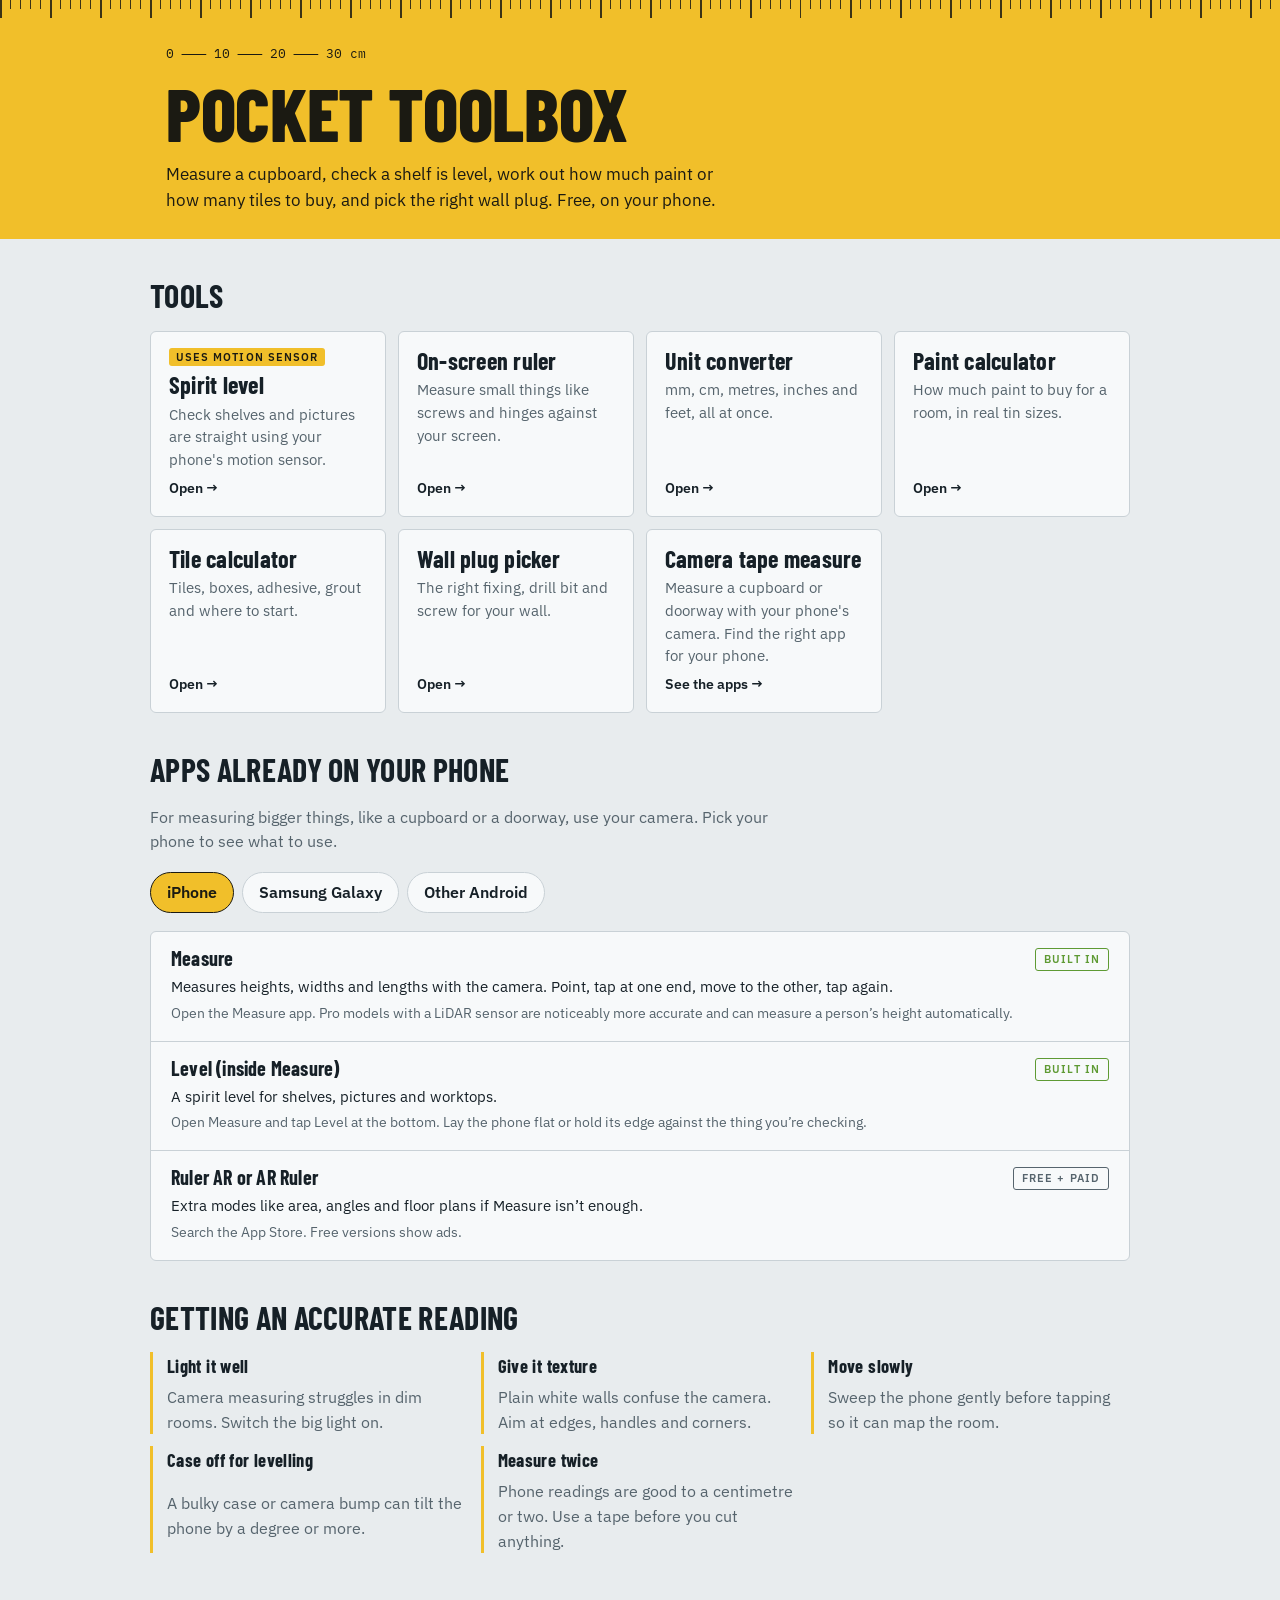
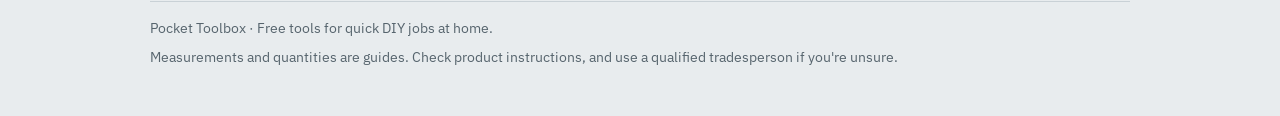
<file: index.html>
<!doctype html>
<html lang="en-GB">
<head>
<meta charset="utf-8">
<meta name="viewport" content="width=device-width,initial-scale=1,viewport-fit=cover">
<title>Pocket Toolbox – Free DIY Tools for Your Phone</title>
<meta name="description" content="Free DIY tools for your phone: spirit level, on-screen ruler, paint and tile calculators, a wall plug picker and the best camera tape-measure apps.">
<link rel="icon" href="data:image/svg+xml,%3Csvg xmlns='http://www.w3.org/2000/svg' viewBox='0 0 32 32'%3E%3Crect width='32' height='32' rx='6' fill='%23f1bf2a'/%3E%3Cpath d='M6 8v8M11 8v5M16 8v8M21 8v5M26 8v8' stroke='%231b1a12' stroke-width='2'/%3E%3C/svg%3E">
<link rel="preconnect" href="https://fonts.googleapis.com">
<link rel="stylesheet" href="https://fonts.googleapis.com/css2?family=Barlow+Condensed:wght@600;700;800&family=IBM+Plex+Sans:wght@400;500;600&family=IBM+Plex+Mono:wght@500&display=swap">
<link rel="stylesheet" href="assets/style.css">
</head>
<body>
<header class="tape"><div class="tape-ticks" aria-hidden="true"></div><div class="hero"><span class="mark">0 ─── 10 ─── 20 ─── 30 cm</span><h1>Pocket Toolbox</h1><p>Measure a cupboard, check a shelf is level, work out how much paint or how many tiles to buy, and pick the right wall plug. Free, on your phone.</p></div></header>
<main class="wrap"><section aria-labelledby="tools-h">
  <h2 id="tools-h">Tools</h2>
  <div class="grid">
    <a class="card" href="level.html"><span class="tag">Uses motion sensor</span><h3>Spirit level</h3><p>Check shelves and pictures are straight using your phone's motion sensor.</p><span class="go">Open</span></a>
    <a class="card" href="ruler.html"><h3>On-screen ruler</h3><p>Measure small things like screws and hinges against your screen.</p><span class="go">Open</span></a>
    <a class="card" href="converter.html"><h3>Unit converter</h3><p>mm, cm, metres, inches and feet, all at once.</p><span class="go">Open</span></a>
    <a class="card" href="paint.html"><h3>Paint calculator</h3><p>How much paint to buy for a room, in real tin sizes.</p><span class="go">Open</span></a>
    <a class="card" href="tiles.html"><h3>Tile calculator</h3><p>Tiles, boxes, adhesive, grout and where to start.</p><span class="go">Open</span></a>
    <a class="card" href="wall-plugs.html"><h3>Wall plug picker</h3><p>The right fixing, drill bit and screw for your wall.</p><span class="go">Open</span></a>
    <a class="card" href="#apps"><h3>Camera tape measure</h3><p>Measure a cupboard or doorway with your phone's camera. Find the right app for your phone.</p><span class="go">See the apps</span></a>
  </div>
</section>

<section id="apps" aria-labelledby="apps-h">
  <h2 id="apps-h">Apps already on your phone</h2>
  <p class="intro muted">For measuring bigger things, like a cupboard or a doorway, use your camera. Pick your phone to see what to use.</p>
  <div class="tabs" role="tablist" aria-label="Phone type">
    <button class="tab" role="tab" aria-selected="true" data-phone="iphone">iPhone</button>
    <button class="tab" role="tab" aria-selected="false" data-phone="samsung">Samsung Galaxy</button>
    <button class="tab" role="tab" aria-selected="false" data-phone="android">Other Android</button>
  </div>
  <div class="apps" id="appList" role="tabpanel"></div>
</section>

<section aria-labelledby="tips-h">
  <h2 id="tips-h">Getting an accurate reading</h2>
  <div class="tips">
    <div class="tip"><b>Light it well</b><span class="muted">Camera measuring struggles in dim rooms. Switch the big light on.</span></div>
    <div class="tip"><b>Give it texture</b><span class="muted">Plain white walls confuse the camera. Aim at edges, handles and corners.</span></div>
    <div class="tip"><b>Move slowly</b><span class="muted">Sweep the phone gently before tapping so it can map the room.</span></div>
    <div class="tip"><b>Case off for levelling</b><span class="muted">A bulky case or camera bump can tilt the phone by a degree or more.</span></div>
    <div class="tip"><b>Measure twice</b><span class="muted">Phone readings are good to a centimetre or two. Use a tape before you cut anything.</span></div>
  </div>
</section>
<footer><span>Pocket Toolbox · Free tools for quick DIY jobs at home.</span><span>Measurements and quantities are guides. Check product instructions, and use a qualified tradesperson if you're unsure.</span></footer></main>
<script src="assets/common.js"></script>
<script src="assets/home.js"></script>
</body>
</html>
</file>
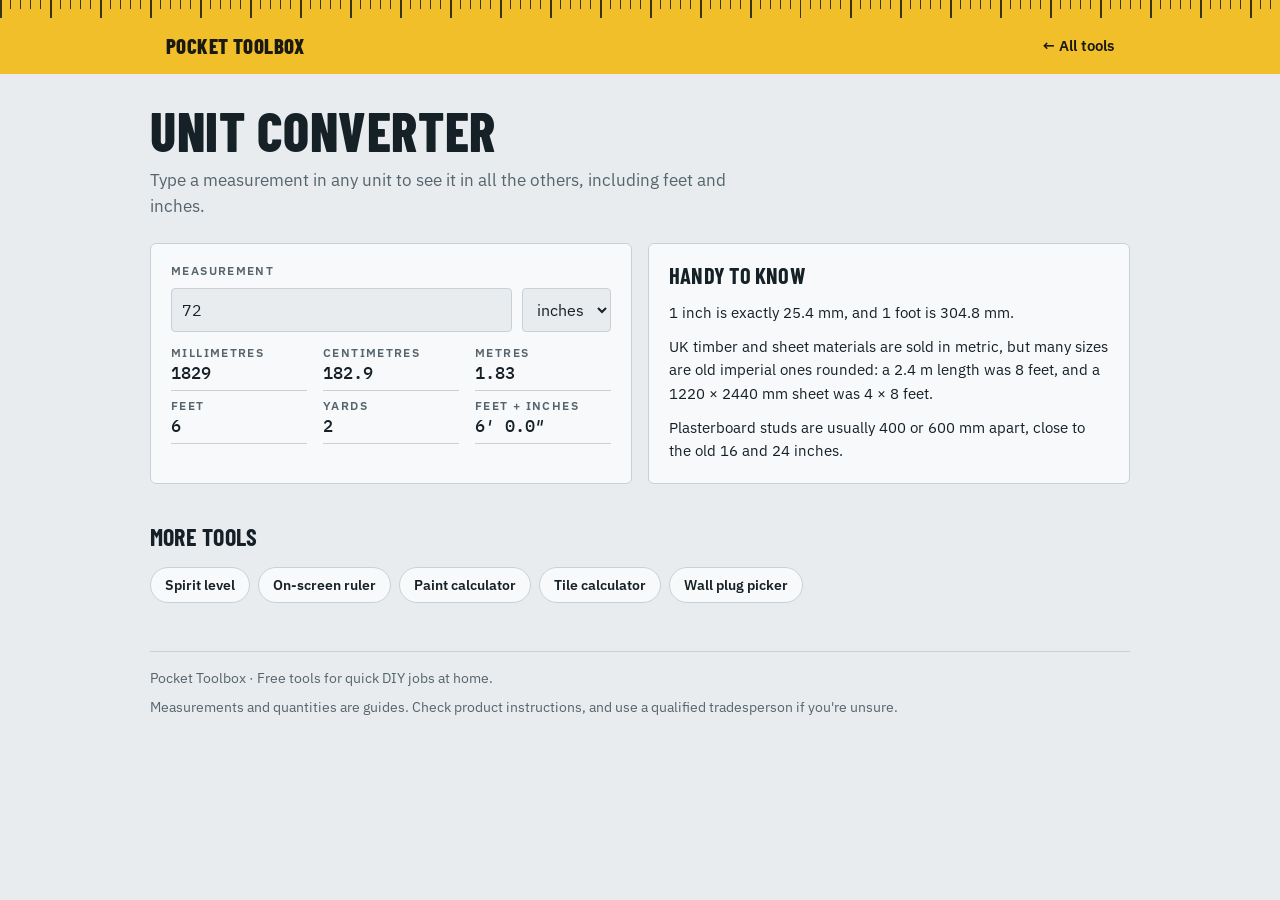
<file: converter.html>
<!doctype html>
<html lang="en-GB">
<head>
<meta charset="utf-8">
<meta name="viewport" content="width=device-width,initial-scale=1,viewport-fit=cover">
<title>Length Converter – mm, cm, m, Inches and Feet | Pocket Toolbox</title>
<meta name="description" content="Convert any length between millimetres, centimetres, metres, inches, feet and yards at once, including feet and inches.">
<link rel="icon" href="data:image/svg+xml,%3Csvg xmlns='http://www.w3.org/2000/svg' viewBox='0 0 32 32'%3E%3Crect width='32' height='32' rx='6' fill='%23f1bf2a'/%3E%3Cpath d='M6 8v8M11 8v5M16 8v8M21 8v5M26 8v8' stroke='%231b1a12' stroke-width='2'/%3E%3C/svg%3E">
<link rel="preconnect" href="https://fonts.googleapis.com">
<link rel="stylesheet" href="https://fonts.googleapis.com/css2?family=Barlow+Condensed:wght@600;700;800&family=IBM+Plex+Sans:wght@400;500;600&family=IBM+Plex+Mono:wght@500&display=swap">
<link rel="stylesheet" href="assets/style.css">
</head>
<body>
<header class="tape"><div class="tape-ticks" aria-hidden="true"></div><div class="bar"><a class="brand" href="index.html">Pocket Toolbox</a><a class="back" href="index.html">← All tools</a></div></header>
<main class="wrap"><div class="page-head"><h1>Unit converter</h1><p>Type a measurement in any unit to see it in all the others, including feet and inches.</p></div><div class="tools">
  <article class="panel" aria-label="Unit converter">
    <div class="conv">
      <label class="label" for="convVal" style="grid-column:1/-1">Measurement</label>
      <input id="convVal" type="number" inputmode="decimal" value="72" step="any">
      <select id="convUnit" aria-label="Unit">
        <option value="mm">mm</option><option value="cm">cm</option><option value="m">m</option>
        <option value="in" selected>inches</option><option value="ft">feet</option><option value="yd">yards</option>
      </select>
    </div>
    <div class="results" id="convOut"></div>
  </article>
  <article class="panel" aria-labelledby="cv-h">
    <h2 id="cv-h" style="font-size:1.4rem">Handy to know</h2>
    <div class="prose">
      <p>1 inch is exactly 25.4 mm, and 1 foot is 304.8 mm.</p>
      <p>UK timber and sheet materials are sold in metric, but many sizes are old imperial ones rounded: a 2.4 m length was 8 feet, and a 1220 × 2440 mm sheet was 4 × 8 feet.</p>
      <p>Plasterboard studs are usually 400 or 600 mm apart, close to the old 16 and 24 inches.</p>
    </div>
  </article>
</div>
<section aria-labelledby="more-h"><h2 id="more-h" style="font-size:1.5rem">More tools</h2><nav class="more"><a href="level.html">Spirit level</a><a href="ruler.html">On-screen ruler</a><a href="paint.html">Paint calculator</a><a href="tiles.html">Tile calculator</a><a href="wall-plugs.html">Wall plug picker</a></nav></section><footer><span>Pocket Toolbox · Free tools for quick DIY jobs at home.</span><span>Measurements and quantities are guides. Check product instructions, and use a qualified tradesperson if you're unsure.</span></footer></main>
<script src="assets/common.js"></script>
<script src="assets/converter.js"></script>
</body>
</html>
</file>
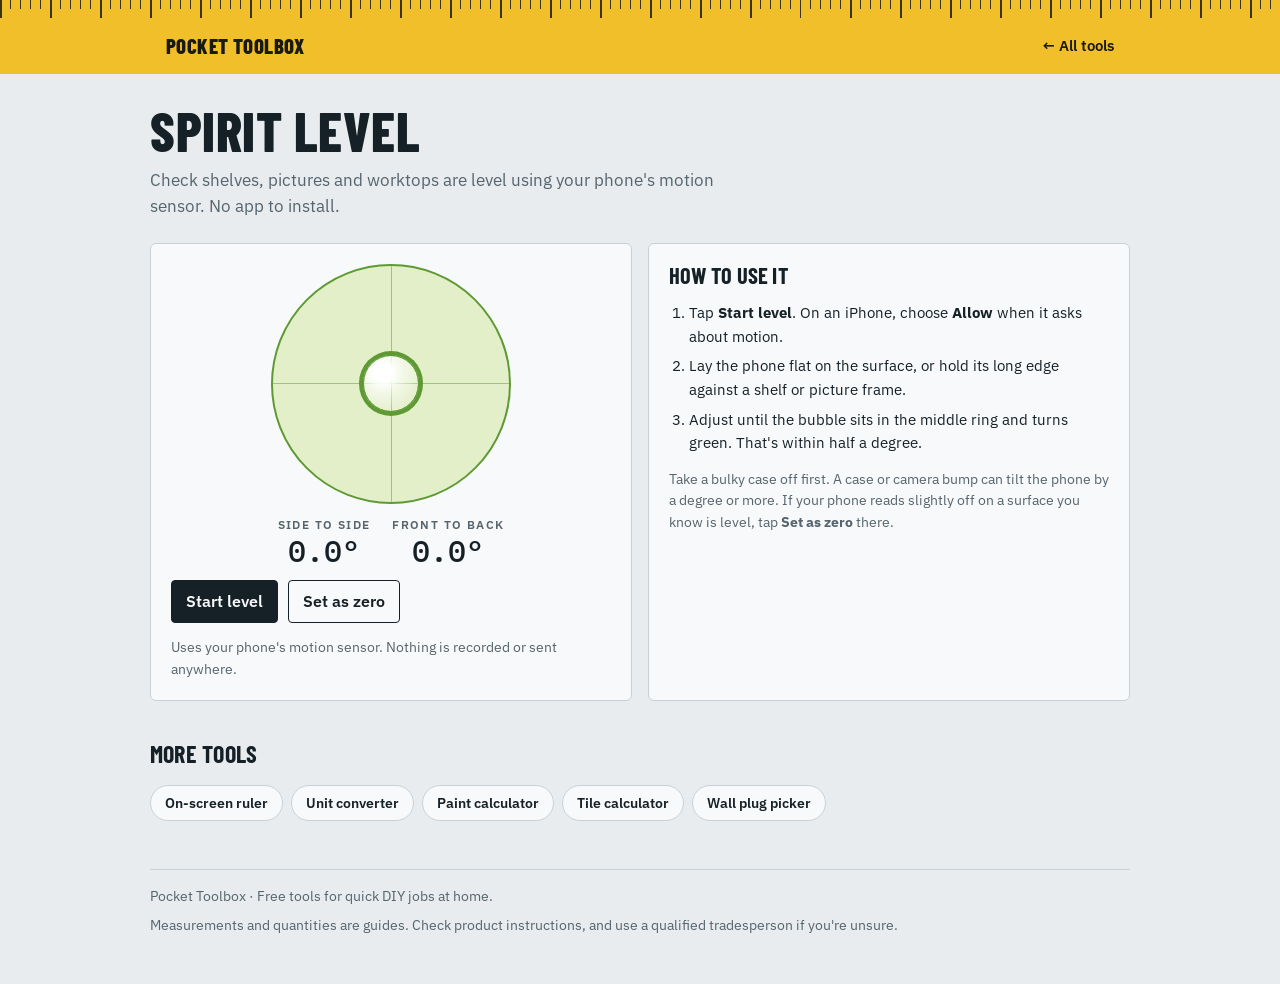
<file: level.html>
<!doctype html>
<html lang="en-GB">
<head>
<meta charset="utf-8">
<meta name="viewport" content="width=device-width,initial-scale=1,viewport-fit=cover">
<title>Spirit Level App for Your Phone – Free Online Bubble Level | Pocket Toolbox</title>
<meta name="description" content="A free spirit level that uses your phone&#x27;s motion sensor. Check shelves, pictures and worktops are level, with no app to install.">
<link rel="icon" href="data:image/svg+xml,%3Csvg xmlns='http://www.w3.org/2000/svg' viewBox='0 0 32 32'%3E%3Crect width='32' height='32' rx='6' fill='%23f1bf2a'/%3E%3Cpath d='M6 8v8M11 8v5M16 8v8M21 8v5M26 8v8' stroke='%231b1a12' stroke-width='2'/%3E%3C/svg%3E">
<link rel="preconnect" href="https://fonts.googleapis.com">
<link rel="stylesheet" href="https://fonts.googleapis.com/css2?family=Barlow+Condensed:wght@600;700;800&family=IBM+Plex+Sans:wght@400;500;600&family=IBM+Plex+Mono:wght@500&display=swap">
<link rel="stylesheet" href="assets/style.css">
</head>
<body>
<header class="tape"><div class="tape-ticks" aria-hidden="true"></div><div class="bar"><a class="brand" href="index.html">Pocket Toolbox</a><a class="back" href="index.html">← All tools</a></div></header>
<main class="wrap"><div class="page-head"><h1>Spirit level</h1><p>Check shelves, pictures and worktops are level using your phone's motion sensor. No app to install.</p></div><div class="tools">
  <article class="panel" aria-label="Spirit level">
    <div class="level-stage">
      <div class="bullseye" id="bullseye"><div class="bubble" id="bubble"></div></div>
      <div class="level-read">
        <div><span class="label">Side to side</span><span class="readout" id="degX">0.0°</span></div>
        <div><span class="label">Front to back</span><span class="readout" id="degY">0.0°</span></div>
      </div>
    </div>
    <div class="row">
      <button class="btn primary" id="startLevel">Start level</button>
      <button class="btn" id="zeroLevel">Set as zero</button>
    </div>
    <p class="note" id="levelNote">Uses your phone's motion sensor. Nothing is recorded or sent anywhere.</p>
    <div class="demo" id="demo" hidden>
      <span class="label">Try it here</span>
      <label for="demoX">Tilt X <input type="range" id="demoX" min="-15" max="15" step="0.1" value="2.4"></label>
      <label for="demoY">Tilt Y <input type="range" id="demoY" min="-15" max="15" step="0.1" value="-1.2"></label>
    </div>
  </article>
  <article class="panel" aria-labelledby="lv-how">
    <h2 id="lv-how" style="font-size:1.4rem">How to use it</h2>
    <ol class="steps">
      <li>Tap <b>Start level</b>. On an iPhone, choose <b>Allow</b> when it asks about motion.</li>
      <li>Lay the phone flat on the surface, or hold its long edge against a shelf or picture frame.</li>
      <li>Adjust until the bubble sits in the middle ring and turns green. That's within half a degree.</li>
    </ol>
    <p class="note">Take a bulky case off first. A case or camera bump can tilt the phone by a degree or more. If your phone reads slightly off on a surface you know is level, tap <b>Set as zero</b> there.</p>
  </article>
</div>
<section aria-labelledby="more-h"><h2 id="more-h" style="font-size:1.5rem">More tools</h2><nav class="more"><a href="ruler.html">On-screen ruler</a><a href="converter.html">Unit converter</a><a href="paint.html">Paint calculator</a><a href="tiles.html">Tile calculator</a><a href="wall-plugs.html">Wall plug picker</a></nav></section><footer><span>Pocket Toolbox · Free tools for quick DIY jobs at home.</span><span>Measurements and quantities are guides. Check product instructions, and use a qualified tradesperson if you're unsure.</span></footer></main>
<script src="assets/common.js"></script>
<script src="assets/level.js"></script>
</body>
</html>
</file>
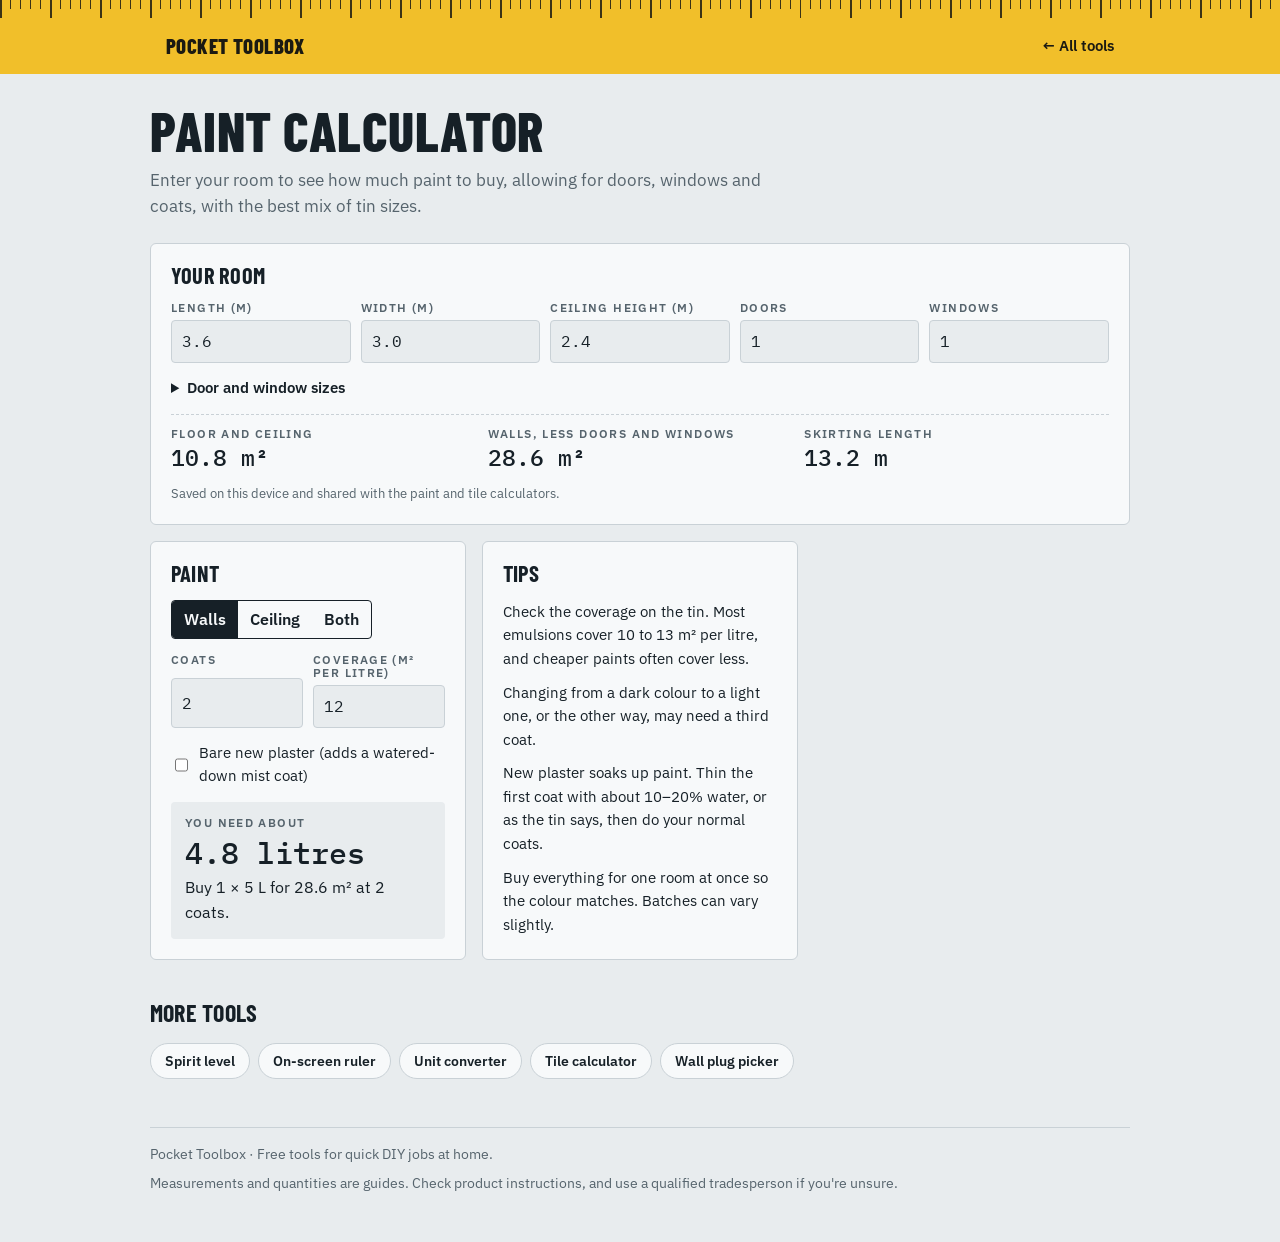
<file: paint.html>
<!doctype html>
<html lang="en-GB">
<head>
<meta charset="utf-8">
<meta name="viewport" content="width=device-width,initial-scale=1,viewport-fit=cover">
<title>Paint Calculator – How Much Paint Do I Need? | Pocket Toolbox</title>
<meta name="description" content="Work out how much paint you need for a room&#x27;s walls or ceiling, allowing for doors, windows and coats, with the best mix of tin sizes to buy.">
<link rel="icon" href="data:image/svg+xml,%3Csvg xmlns='http://www.w3.org/2000/svg' viewBox='0 0 32 32'%3E%3Crect width='32' height='32' rx='6' fill='%23f1bf2a'/%3E%3Cpath d='M6 8v8M11 8v5M16 8v8M21 8v5M26 8v8' stroke='%231b1a12' stroke-width='2'/%3E%3C/svg%3E">
<link rel="preconnect" href="https://fonts.googleapis.com">
<link rel="stylesheet" href="https://fonts.googleapis.com/css2?family=Barlow+Condensed:wght@600;700;800&family=IBM+Plex+Sans:wght@400;500;600&family=IBM+Plex+Mono:wght@500&display=swap">
<link rel="stylesheet" href="assets/style.css">
</head>
<body>
<header class="tape"><div class="tape-ticks" aria-hidden="true"></div><div class="bar"><a class="brand" href="index.html">Pocket Toolbox</a><a class="back" href="index.html">← All tools</a></div></header>
<main class="wrap"><div class="page-head"><h1>Paint calculator</h1><p>Enter your room to see how much paint to buy, allowing for doors, windows and coats, with the best mix of tin sizes.</p></div><div class="tools">
  <article class="panel wide" id="room" aria-labelledby="room-h"></article>
  <article class="panel" aria-labelledby="paint-h">
    <h2 id="paint-h" style="font-size:1.4rem">Paint</h2>
    <div class="seg" role="group" aria-label="What are you painting">
      <button data-paint="walls" aria-pressed="true">Walls</button><button data-paint="ceiling" aria-pressed="false">Ceiling</button><button data-paint="both" aria-pressed="false">Both</button>
    </div>
    <div class="fields">
      <label class="field"><span class="label">Coats</span><input id="pCoats" type="number" inputmode="numeric" step="1" min="1" value="2"></label>
      <label class="field"><span class="label">Coverage (m² per litre)</span><input id="pCover" type="number" inputmode="decimal" step="0.5" min="1" value="12"></label>
    </div>
    <label class="check"><input type="checkbox" id="pMist"> Bare new plaster (adds a watered-down mist coat)</label>
    <div class="answer" aria-live="polite">
      <span class="label">You need about</span>
      <span class="big" id="pLitres">–</span>
      <span id="pTins"></span>
    </div>
  </article>
  <article class="panel" aria-labelledby="pt-h">
    <h2 id="pt-h" style="font-size:1.4rem">Tips</h2>
    <div class="prose">
      <p>Check the coverage on the tin. Most emulsions cover 10 to 13 m² per litre, and cheaper paints often cover less.</p>
      <p>Changing from a dark colour to a light one, or the other way, may need a third coat.</p>
      <p>New plaster soaks up paint. Thin the first coat with about 10–20% water, or as the tin says, then do your normal coats.</p>
      <p>Buy everything for one room at once so the colour matches. Batches can vary slightly.</p>
    </div>
  </article>
</div>
<section aria-labelledby="more-h"><h2 id="more-h" style="font-size:1.5rem">More tools</h2><nav class="more"><a href="level.html">Spirit level</a><a href="ruler.html">On-screen ruler</a><a href="converter.html">Unit converter</a><a href="tiles.html">Tile calculator</a><a href="wall-plugs.html">Wall plug picker</a></nav></section><footer><span>Pocket Toolbox · Free tools for quick DIY jobs at home.</span><span>Measurements and quantities are guides. Check product instructions, and use a qualified tradesperson if you're unsure.</span></footer></main>
<script src="assets/common.js"></script>
<script src="assets/paint.js"></script>
</body>
</html>
</file>
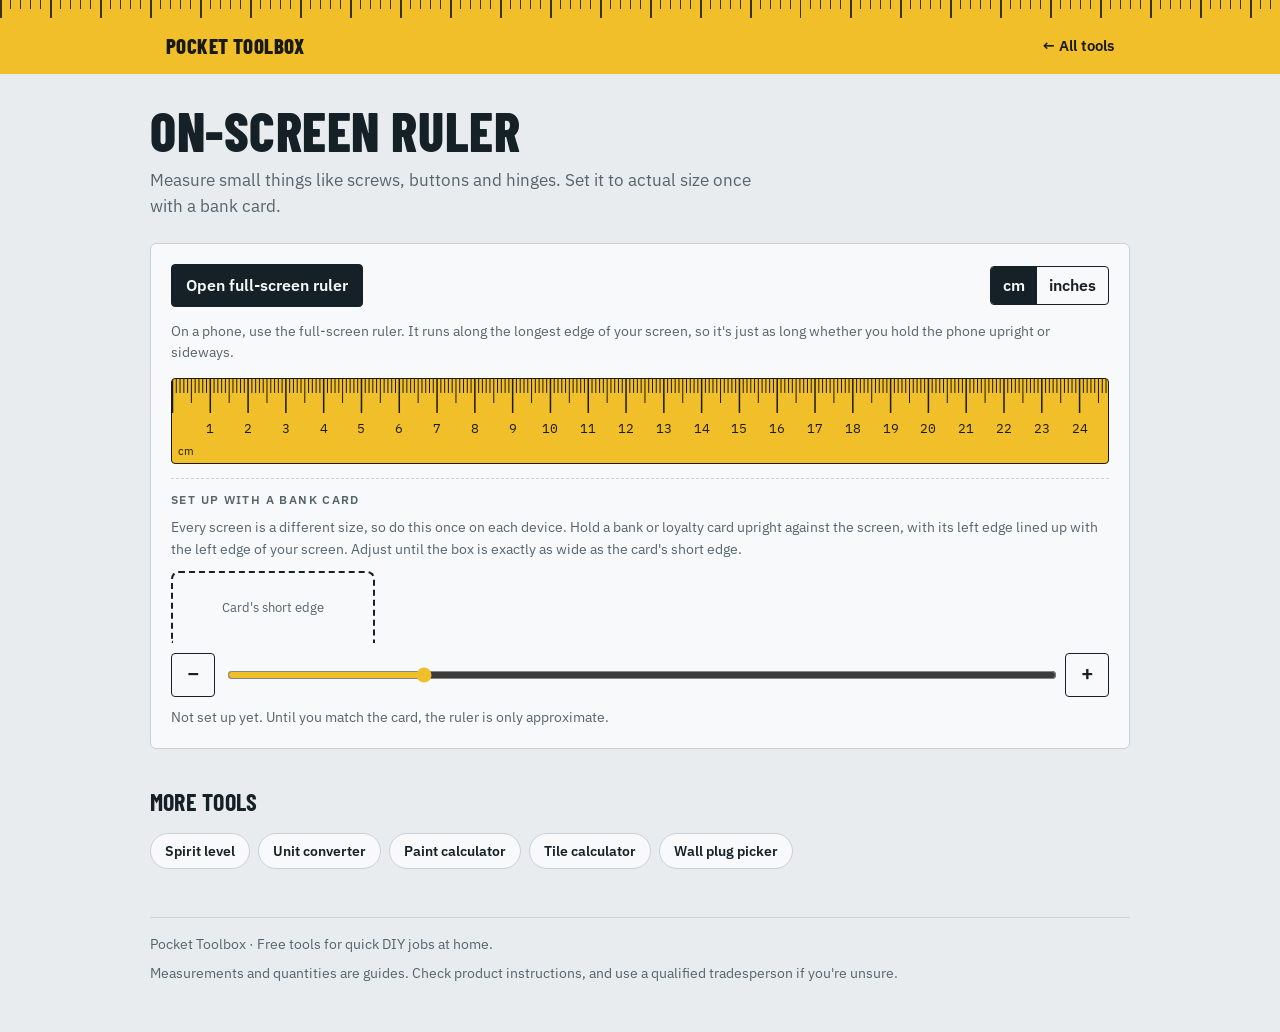
<file: ruler.html>
<!doctype html>
<html lang="en-GB">
<head>
<meta charset="utf-8">
<meta name="viewport" content="width=device-width,initial-scale=1,viewport-fit=cover">
<title>Online Ruler – Actual Size On-Screen Ruler in cm and Inches | Pocket Toolbox</title>
<meta name="description" content="A free on-screen ruler you set to actual size with a bank card. Measure screws, hinges and small parts in cm or inches.">
<link rel="icon" href="data:image/svg+xml,%3Csvg xmlns='http://www.w3.org/2000/svg' viewBox='0 0 32 32'%3E%3Crect width='32' height='32' rx='6' fill='%23f1bf2a'/%3E%3Cpath d='M6 8v8M11 8v5M16 8v8M21 8v5M26 8v8' stroke='%231b1a12' stroke-width='2'/%3E%3C/svg%3E">
<link rel="preconnect" href="https://fonts.googleapis.com">
<link rel="stylesheet" href="https://fonts.googleapis.com/css2?family=Barlow+Condensed:wght@600;700;800&family=IBM+Plex+Sans:wght@400;500;600&family=IBM+Plex+Mono:wght@500&display=swap">
<link rel="stylesheet" href="assets/style.css">
</head>
<body>
<header class="tape"><div class="tape-ticks" aria-hidden="true"></div><div class="bar"><a class="brand" href="index.html">Pocket Toolbox</a><a class="back" href="index.html">← All tools</a></div></header>
<main class="wrap"><div class="page-head"><h1>On-screen ruler</h1><p>Measure small things like screws, buttons and hinges. Set it to actual size once with a bank card.</p></div><div class="tools">
  <article class="panel wide" aria-label="On-screen ruler">
    <div class="row" style="justify-content:space-between">
      <button class="btn primary" id="fullBtn">Open full-screen ruler</button>
      <div class="seg" role="group" aria-label="Ruler units">
        <button id="uCm" aria-pressed="true">cm</button><button id="uIn" aria-pressed="false">inches</button>
      </div>
    </div>
    <p class="note">On a phone, use the full-screen ruler. It runs along the longest edge of your screen, so it's just as long whether you hold the phone upright or sideways.</p>
    <div class="ruler-box"><svg id="ruler" role="img" aria-label="Ruler scale"></svg></div>
    <div class="calib">
      <span class="label">Set up with a bank card</span>
      <p class="note">Every screen is a different size, so do this once on each device. Hold a bank or loyalty card upright against the screen, with its left edge lined up with the left edge of your screen. Adjust until the box is exactly as wide as the card's short edge.</p>
      <div class="card-strip"><div class="card-outline" id="cardOutline">Card's short edge</div></div>
      <div class="calib-controls">
        <button class="btn" id="calibMinus" aria-label="Make the box narrower">−</button>
        <input type="range" id="calibSlider" min="2.5" max="8" step="0.01" aria-label="Match the card's short edge">
        <button class="btn" id="calibPlus" aria-label="Make the box wider">+</button>
      </div>
      <p class="note" id="calibNote"></p>
    </div>
  </article>
</div>
<div class="fullruler" id="fullRuler" hidden role="dialog" aria-modal="true" aria-label="Full-screen ruler">
  <svg id="fullSvg" role="img" aria-label="Full-screen ruler scale"></svg>
  <p class="full-tip">Line the end of the item up with 0</p>
  <button class="btn primary full-close" id="closeFull">Close</button>
</div>
<section aria-labelledby="more-h"><h2 id="more-h" style="font-size:1.5rem">More tools</h2><nav class="more"><a href="level.html">Spirit level</a><a href="converter.html">Unit converter</a><a href="paint.html">Paint calculator</a><a href="tiles.html">Tile calculator</a><a href="wall-plugs.html">Wall plug picker</a></nav></section><footer><span>Pocket Toolbox · Free tools for quick DIY jobs at home.</span><span>Measurements and quantities are guides. Check product instructions, and use a qualified tradesperson if you're unsure.</span></footer></main>
<script src="assets/common.js"></script>
<script src="assets/ruler.js"></script>
</body>
</html>
</file>
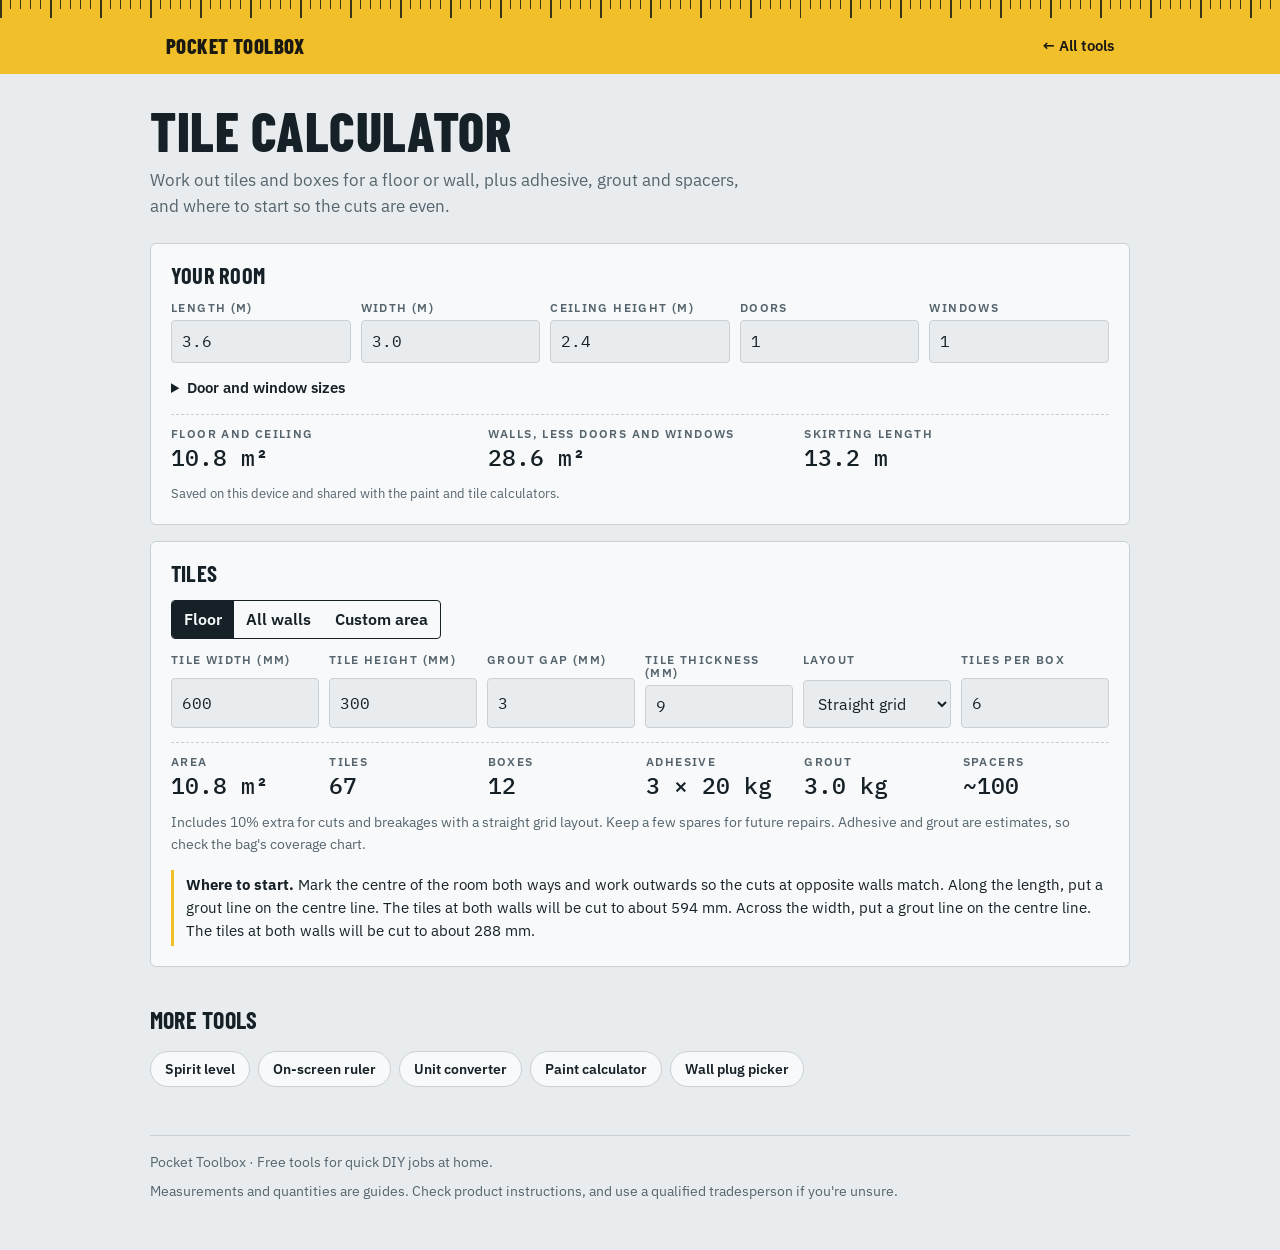
<file: tiles.html>
<!doctype html>
<html lang="en-GB">
<head>
<meta charset="utf-8">
<meta name="viewport" content="width=device-width,initial-scale=1,viewport-fit=cover">
<title>Tile Calculator – How Many Tiles Do I Need? | Pocket Toolbox</title>
<meta name="description" content="Work out how many tiles and boxes you need for a floor or wall, plus adhesive, grout, spacers and where to start so your cuts are even.">
<link rel="icon" href="data:image/svg+xml,%3Csvg xmlns='http://www.w3.org/2000/svg' viewBox='0 0 32 32'%3E%3Crect width='32' height='32' rx='6' fill='%23f1bf2a'/%3E%3Cpath d='M6 8v8M11 8v5M16 8v8M21 8v5M26 8v8' stroke='%231b1a12' stroke-width='2'/%3E%3C/svg%3E">
<link rel="preconnect" href="https://fonts.googleapis.com">
<link rel="stylesheet" href="https://fonts.googleapis.com/css2?family=Barlow+Condensed:wght@600;700;800&family=IBM+Plex+Sans:wght@400;500;600&family=IBM+Plex+Mono:wght@500&display=swap">
<link rel="stylesheet" href="assets/style.css">
</head>
<body>
<header class="tape"><div class="tape-ticks" aria-hidden="true"></div><div class="bar"><a class="brand" href="index.html">Pocket Toolbox</a><a class="back" href="index.html">← All tools</a></div></header>
<main class="wrap"><div class="page-head"><h1>Tile calculator</h1><p>Work out tiles and boxes for a floor or wall, plus adhesive, grout and spacers, and where to start so the cuts are even.</p></div><div class="tools">
  <article class="panel wide" id="room" aria-labelledby="room-h"></article>
  <article class="panel wide" aria-labelledby="tiles-h">
    <h2 id="tiles-h" style="font-size:1.4rem">Tiles</h2>
    <div class="seg" role="group" aria-label="Where are you tiling">
      <button data-tarea="floor" aria-pressed="true">Floor</button><button data-tarea="walls" aria-pressed="false">All walls</button><button data-tarea="custom" aria-pressed="false">Custom area</button>
    </div>
    <div class="fields" id="tCustom" hidden>
      <label class="field"><span class="label">Area width (m)</span><input id="tCW" type="number" inputmode="decimal" step="0.01" min="0" value="2.4"></label>
      <label class="field"><span class="label">Area height (m)</span><input id="tCH" type="number" inputmode="decimal" step="0.01" min="0" value="0.6"></label>
    </div>
    <div class="fields">
      <label class="field"><span class="label">Tile width (mm)</span><input id="tW" type="number" inputmode="numeric" step="1" min="10" value="600"></label>
      <label class="field"><span class="label">Tile height (mm)</span><input id="tH" type="number" inputmode="numeric" step="1" min="10" value="300"></label>
      <label class="field"><span class="label">Grout gap (mm)</span><input id="tGap" type="number" inputmode="decimal" step="0.5" min="0" value="3"></label>
      <label class="field"><span class="label">Tile thickness (mm)</span><input id="tThk" type="number" inputmode="decimal" step="0.5" min="1" value="9"></label>
      <label class="field"><span class="label">Layout</span>
        <select id="tLayout">
          <option value="straight">Straight grid</option><option value="brick">Brick (offset)</option><option value="diagonal">Diagonal</option><option value="herringbone">Herringbone</option>
        </select></label>
      <label class="field"><span class="label">Tiles per box</span><input id="tBox" type="number" inputmode="numeric" step="1" min="1" value="6"></label>
    </div>
    <div class="summary" aria-live="polite">
      <div><span class="label">Area</span><span class="big" id="tArea">–</span></div>
      <div><span class="label">Tiles</span><span class="big" id="tCount">–</span></div>
      <div><span class="label">Boxes</span><span class="big" id="tBoxes">–</span></div>
      <div><span class="label">Adhesive</span><span class="big" id="tAdh">–</span></div>
      <div><span class="label">Grout</span><span class="big" id="tGrout">–</span></div>
      <div><span class="label">Spacers</span><span class="big" id="tSpacers">–</span></div>
    </div>
    <p class="note" id="tWasteNote"></p>
    <p class="start-tip" id="tStart"></p>
  </article>
</div>
<section aria-labelledby="more-h"><h2 id="more-h" style="font-size:1.5rem">More tools</h2><nav class="more"><a href="level.html">Spirit level</a><a href="ruler.html">On-screen ruler</a><a href="converter.html">Unit converter</a><a href="paint.html">Paint calculator</a><a href="wall-plugs.html">Wall plug picker</a></nav></section><footer><span>Pocket Toolbox · Free tools for quick DIY jobs at home.</span><span>Measurements and quantities are guides. Check product instructions, and use a qualified tradesperson if you're unsure.</span></footer></main>
<script src="assets/common.js"></script>
<script src="assets/tiles.js"></script>
</body>
</html>
</file>
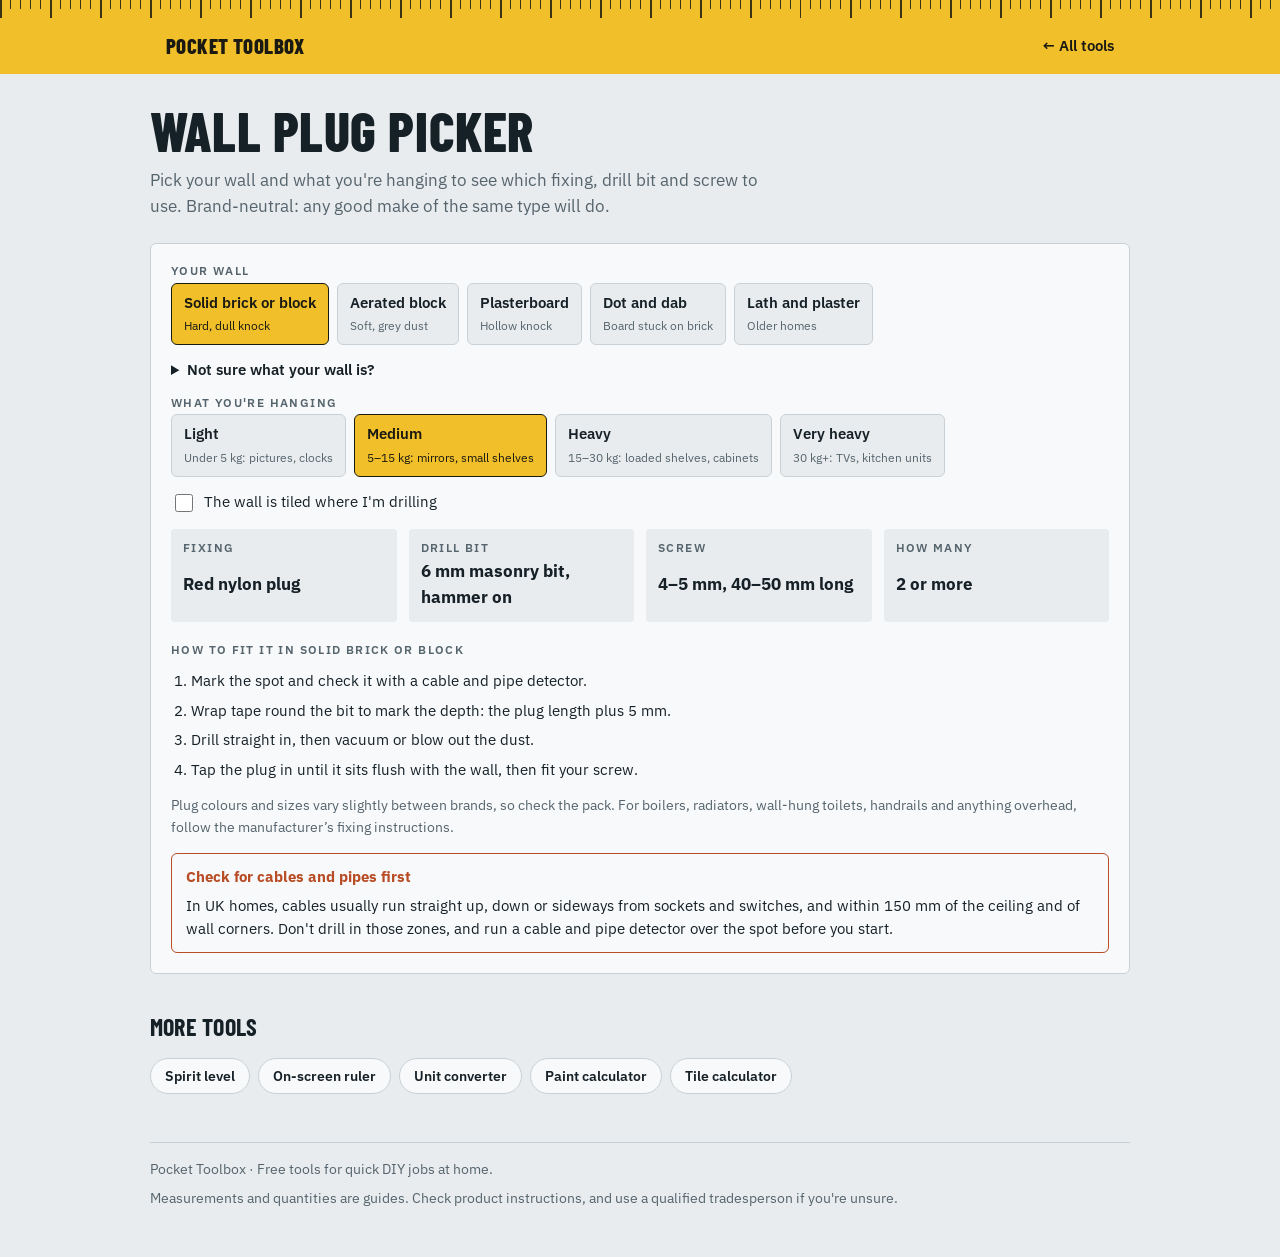
<file: wall-plugs.html>
<!doctype html>
<html lang="en-GB">
<head>
<meta charset="utf-8">
<meta name="viewport" content="width=device-width,initial-scale=1,viewport-fit=cover">
<title>What Wall Plug Should I Use? Fixing, Drill Bit and Screw Guide | Pocket Toolbox</title>
<meta name="description" content="Pick your wall type and what you&#x27;re hanging to see the right wall plug or fixing, drill bit size and screw for UK walls.">
<link rel="icon" href="data:image/svg+xml,%3Csvg xmlns='http://www.w3.org/2000/svg' viewBox='0 0 32 32'%3E%3Crect width='32' height='32' rx='6' fill='%23f1bf2a'/%3E%3Cpath d='M6 8v8M11 8v5M16 8v8M21 8v5M26 8v8' stroke='%231b1a12' stroke-width='2'/%3E%3C/svg%3E">
<link rel="preconnect" href="https://fonts.googleapis.com">
<link rel="stylesheet" href="https://fonts.googleapis.com/css2?family=Barlow+Condensed:wght@600;700;800&family=IBM+Plex+Sans:wght@400;500;600&family=IBM+Plex+Mono:wght@500&display=swap">
<link rel="stylesheet" href="assets/style.css">
</head>
<body>
<header class="tape"><div class="tape-ticks" aria-hidden="true"></div><div class="bar"><a class="brand" href="index.html">Pocket Toolbox</a><a class="back" href="index.html">← All tools</a></div></header>
<main class="wrap"><div class="page-head"><h1>Wall plug picker</h1><p>Pick your wall and what you're hanging to see which fixing, drill bit and screw to use. Brand-neutral: any good make of the same type will do.</p></div><div class="tools">
  <article class="panel wide" aria-label="Wall plug picker">
    <div class="field">
      <span class="label" id="wallLbl">Your wall</span>
      <div class="choices" role="radiogroup" aria-labelledby="wallLbl" id="wallChoices"></div>
    </div>
    <details>
      <summary>Not sure what your wall is?</summary>
      <div class="prose">
        <p><b>Knock on it.</b> A dull, hard thud means solid brick or block. A hollow sound means plasterboard. Hollow in some places and solid in others usually means plasterboard stuck onto brick (dot and dab).</p>
        <p><b>Drill a small test hole and watch the dust.</b> Red or orange dust means brick. Grey dust that drills very easily means aerated block. White dust that suddenly stops means plasterboard over a gap. White dust, then a gap, then red or grey dust means dot and dab.</p>
        <p><b>Think about the age of the house.</b> Homes built before about 1930 often have lath and plaster: thin wooden strips under lumpy plaster. The drill catches on wood and the surface can feel slightly uneven.</p>
      </div>
    </details>
    <div class="field">
      <span class="label" id="loadLbl">What you're hanging</span>
      <div class="choices" role="radiogroup" aria-labelledby="loadLbl" id="loadChoices"></div>
    </div>
    <label class="check"><input type="checkbox" id="tiled"> The wall is tiled where I'm drilling</label>
    <div id="plugOut" aria-live="polite" style="display:grid;gap:14px"></div>
    <div class="callout">
      <strong>Check for cables and pipes first</strong>
      <span>In UK homes, cables usually run straight up, down or sideways from sockets and switches, and within 150 mm of the ceiling and of wall corners. Don't drill in those zones, and run a cable and pipe detector over the spot before you start.</span>
    </div>
  </article>
</div>
<section aria-labelledby="more-h"><h2 id="more-h" style="font-size:1.5rem">More tools</h2><nav class="more"><a href="level.html">Spirit level</a><a href="ruler.html">On-screen ruler</a><a href="converter.html">Unit converter</a><a href="paint.html">Paint calculator</a><a href="tiles.html">Tile calculator</a></nav></section><footer><span>Pocket Toolbox · Free tools for quick DIY jobs at home.</span><span>Measurements and quantities are guides. Check product instructions, and use a qualified tradesperson if you're unsure.</span></footer></main>
<script src="assets/common.js"></script>
<script src="assets/wall-plugs.js"></script>
</body>
</html>
</file>
<file: assets/style.css>
/* Layout: workshop bench — tape-strip header, one tool per page, home is a grid of tool cards */
:root{
  --bg:#e8ecee; --surface:#f7f9fa; --ink:#162027; --muted:#56646d; --line:#c9d1d6;
  --tape:#f1bf2a; --tape-ink:#1b1a12; --vial:#5e9a33; --vial-glass:#e3efc9; --warn:#b84c25;
  --f-display:"Barlow Condensed","Arial Narrow",Arial,sans-serif;
  --f-body:"IBM Plex Sans",system-ui,-apple-system,"Segoe UI",sans-serif;
  --f-mono:"IBM Plex Mono",ui-monospace,Menlo,Consolas,monospace;
  color-scheme:light;
}
@media (prefers-color-scheme: dark){:root:not([data-theme="light"]){
  --bg:#12181c; --surface:#1b2328; --ink:#e6ecef; --muted:#9aa8b0; --line:#2e3a41;
  --tape:#e8b622; --tape-ink:#1b1a12; --vial:#93c564; --vial-glass:#24331a; --warn:#e07a52; color-scheme:dark}}
:root[data-theme="dark"]{
  --bg:#12181c; --surface:#1b2328; --ink:#e6ecef; --muted:#9aa8b0; --line:#2e3a41;
  --tape:#e8b622; --tape-ink:#1b1a12; --vial:#93c564; --vial-glass:#24331a; --warn:#e07a52; color-scheme:dark}

*{box-sizing:border-box}
html{-webkit-text-size-adjust:100%}
html,body{overflow-x:clip}
body.locked{overflow:hidden}
body{margin:0;background:var(--bg);color:var(--ink);font:16px/1.55 var(--f-body);padding:0 16px 48px}
img{max-width:100%}
[hidden]{display:none!important}
.wrap{max-width:980px;margin:0 auto}
h1,h2,h3{font-family:var(--f-display);text-wrap:balance;margin:0;line-height:1.05;letter-spacing:.01em}
h2{font-size:2rem;font-weight:700;text-transform:uppercase}
h3{font-size:1.4rem;font-weight:700}
p{margin:0}
a{color:inherit}
.muted{color:var(--muted)}
.label{font:600 .72rem/1.2 var(--f-body);text-transform:uppercase;letter-spacing:.12em;color:var(--muted)}
button,select,input{font:inherit;color:inherit}
:focus-visible{outline:3px solid var(--tape);outline-offset:2px}

/* tape header */
.tape{margin:0 -16px;background:var(--tape);color:var(--tape-ink);padding-top:env(safe-area-inset-top,0px)}
.tape-ticks{height:22px;background:
  repeating-linear-gradient(90deg,var(--tape-ink) 0 1px,transparent 1px 10px),
  repeating-linear-gradient(90deg,var(--tape-ink) 0 1.5px,transparent 1.5px 50px);
  background-size:100% 9px,100% 18px;background-repeat:repeat-x;opacity:.85}
.hero{padding:22px 16px 26px;max-width:980px;margin:0 auto;display:grid;gap:10px}
.hero h1{font-size:clamp(2.6rem,9vw,4.6rem);font-weight:800;text-transform:uppercase;letter-spacing:-.005em}
.hero p{max-width:58ch;font-size:1.05rem}
.hero .mark{font-family:var(--f-mono);font-size:.8rem}
.bar{padding:12px 16px 14px;max-width:980px;margin:0 auto;display:flex;justify-content:space-between;align-items:center;gap:12px;flex-wrap:wrap}
.bar a{text-decoration:none;font-weight:600}
.bar .brand{font:800 1.3rem/1 var(--f-display);text-transform:uppercase;letter-spacing:.02em}
.bar .back{font-size:.95rem;border-bottom:2px solid transparent}
.bar .back:hover{border-bottom-color:var(--tape-ink)}

.page-head{margin-top:28px;display:grid;gap:8px}
.page-head h1{font-size:clamp(2.2rem,7vw,3.4rem);font-weight:800;text-transform:uppercase}
.page-head p{max-width:62ch;font-size:1.05rem;color:var(--muted)}

section{margin-top:40px;display:grid;gap:18px}
.intro{max-width:62ch}
.tools{display:grid;gap:16px;grid-template-columns:repeat(auto-fit,minmax(min(290px,100%),1fr));margin-top:24px}
.panel{background:var(--surface);border:1px solid var(--line);border-radius:6px;padding:20px;display:grid;gap:14px;align-content:start;min-width:0}
.wide{grid-column:1/-1}
.btn{border:1.5px solid var(--ink);background:transparent;border-radius:4px;padding:8px 14px;font-weight:600;cursor:pointer}
.btn.primary{background:var(--ink);color:var(--surface)}
.btn:hover{background:var(--tape);color:var(--tape-ink);border-color:var(--tape-ink)}
.row{display:flex;flex-wrap:wrap;gap:10px;align-items:center}
.readout{font:500 1.9rem/1 var(--f-mono);font-variant-numeric:tabular-nums}
.note{font-size:.88rem;color:var(--muted)}
.note.warn{color:var(--warn)}

/* home tool grid */
.grid{display:grid;gap:12px;grid-template-columns:repeat(auto-fill,minmax(min(220px,100%),1fr))}
.card{display:grid;grid-template-rows:auto 1fr auto;gap:6px;background:var(--surface);border:1px solid var(--line);border-radius:6px;padding:16px 18px;text-decoration:none;color:var(--ink);transition:border-color .15s,transform .15s}
.card:hover{border-color:var(--tape-ink);transform:translateY(-2px)}
.card h3{font-size:1.5rem}
.card p{font-size:.92rem;color:var(--muted)}
.card .go{font-weight:600;font-size:.88rem}
.card .go::after{content:" →"}
.tag{justify-self:start;font:600 .66rem/1 var(--f-body);text-transform:uppercase;letter-spacing:.1em;padding:4px 7px;border-radius:3px;background:var(--tape);color:var(--tape-ink)}

/* level */
.level-stage{display:grid;justify-items:center;gap:14px}
.bullseye{width:min(240px,70vw);aspect-ratio:1;max-width:100%;border-radius:50%;background:var(--vial-glass);border:2px solid var(--vial);position:relative}
.bullseye::before{content:"";position:absolute;border:1.5px solid var(--vial);border-radius:50%;inset:38%}
.bullseye::after{content:"";position:absolute;inset:0;background:linear-gradient(var(--vial),var(--vial)) center/1px 100% no-repeat,linear-gradient(var(--vial),var(--vial)) center/100% 1px no-repeat;opacity:.5;border-radius:50%}
.bubble{position:absolute;width:24%;aspect-ratio:1;border-radius:50%;left:38%;top:38%;background:radial-gradient(circle at 35% 30%,#fff 0 18%,rgba(255,255,255,.55) 40%,rgba(255,255,255,.15) 70%);border:1.5px solid var(--vial);transition:transform .08s linear;z-index:1}
.bullseye.level .bubble{box-shadow:0 0 0 4px var(--vial)}
.level-read{display:flex;gap:22px}
.level-read div{display:grid;gap:4px;justify-items:center}
.demo{display:grid;gap:8px;width:100%}
.demo label{display:grid;grid-template-columns:3.2em 1fr;gap:8px;align-items:center;font-size:.85rem}
.demo input{width:100%;accent-color:var(--vial)}

/* ruler */
.ruler-box{overflow:hidden;border-radius:4px;border:1px solid var(--tape-ink);background:var(--tape)}
#ruler{display:block;width:100%;height:84px}
.seg{display:inline-flex;flex-wrap:wrap;border:1.5px solid var(--ink);border-radius:4px;overflow:hidden;justify-self:start}
.seg button{border:none;background:transparent;padding:6px 12px;font-weight:600;cursor:pointer}
.seg button[aria-pressed="true"]{background:var(--ink);color:var(--surface)}
.calib{display:grid;gap:10px;border-top:1px dashed var(--line);padding-top:14px}
.card-strip{width:100vw;margin-left:calc(50% - 50vw)}
@media (min-width:700px){.card-strip{width:auto;margin-left:0}}
.card-outline{height:72px;border:2px dashed var(--ink);border-bottom:none;border-radius:8px 8px 0 0;display:grid;place-items:center;font-size:.8rem;color:var(--muted);text-align:center}
.calib-controls{display:grid;grid-template-columns:auto 1fr auto;gap:10px;align-items:center}
.calib-controls .btn{width:44px;height:44px;padding:0;font-size:1.3rem;line-height:1}
#calibSlider{width:100%;accent-color:var(--tape)}
.fullruler{position:fixed;inset:0;z-index:50;background:var(--tape);color:var(--tape-ink);
  padding:env(safe-area-inset-top,0px) env(safe-area-inset-right,0px) env(safe-area-inset-bottom,0px) env(safe-area-inset-left,0px)}
.fullruler svg{display:block;width:100%;height:100%}
.full-tip{position:absolute;font-weight:600;font-size:.95rem;right:calc(16px + env(safe-area-inset-right,0px));top:calc(70px + env(safe-area-inset-top,0px));max-width:14ch;text-align:right}
.fullruler:not(.is-vertical) .full-tip{top:auto;bottom:calc(76px + env(safe-area-inset-bottom,0px))}
.full-close{position:absolute;right:calc(16px + env(safe-area-inset-right,0px));bottom:calc(16px + env(safe-area-inset-bottom,0px));background:var(--tape-ink);color:var(--tape);border-color:var(--tape-ink)}

/* converter */
.conv{display:grid;gap:10px;grid-template-columns:1fr auto}
.conv input,.conv select{background:var(--bg);border:1.5px solid var(--line);border-radius:4px;padding:9px 10px;min-width:0}
.conv input{font-family:var(--f-mono);font-variant-numeric:tabular-nums}
.results{display:grid;grid-template-columns:repeat(auto-fit,minmax(120px,1fr));gap:8px 16px}
.results div{display:grid;gap:2px;border-bottom:1px solid var(--line);padding-bottom:6px}
.results span:last-child{font:500 1.05rem var(--f-mono);font-variant-numeric:tabular-nums}

/* fields */
.fields{display:grid;gap:10px;grid-template-columns:repeat(auto-fit,minmax(118px,1fr))}
.field{display:grid;gap:5px;min-width:0}
.field input,.field select{width:100%;background:var(--bg);border:1.5px solid var(--line);border-radius:4px;padding:8px 10px;min-width:0}
.field input[type=number]{font-family:var(--f-mono);font-variant-numeric:tabular-nums}
.check{display:flex;gap:8px;align-items:center;font-size:.92rem}
.check input{accent-color:var(--ink);width:18px;height:18px}
.summary{display:grid;grid-template-columns:repeat(auto-fit,minmax(140px,1fr));gap:12px;padding-top:12px;border-top:1px dashed var(--line)}
.summary div{display:grid;gap:4px}
.big{font:500 1.45rem/1.1 var(--f-mono);font-variant-numeric:tabular-nums}
.answer{background:var(--bg);border-radius:4px;padding:14px;display:grid;gap:6px}
.answer .big{font-size:1.9rem}
details{font-size:.92rem}
details summary{cursor:pointer;font-weight:600}
details[open] summary{margin-bottom:10px}
.start-tip{border-left:3px solid var(--tape);padding:4px 0 4px 12px;font-size:.92rem}
.saved{font-size:.82rem;color:var(--muted)}

/* plug picker */
.choices{display:flex;flex-wrap:wrap;gap:8px}
.choice{position:relative}
.choice input{position:absolute;opacity:0;inset:0;margin:0;cursor:pointer}
.choice span{display:grid;gap:2px;border:1.5px solid var(--line);background:var(--bg);border-radius:6px;padding:8px 12px;font-weight:600;font-size:.92rem;cursor:pointer}
.choice small{font-weight:400;color:var(--muted);font-size:.78rem}
.choice input:checked+span{border-color:var(--tape-ink);background:var(--tape);color:var(--tape-ink)}
.choice input:checked+span small{color:var(--tape-ink)}
.choice input:focus-visible+span{outline:3px solid var(--tape);outline-offset:2px}
.spec{display:grid;grid-template-columns:repeat(auto-fit,minmax(150px,1fr));gap:12px}
.spec div{display:grid;gap:4px;background:var(--bg);border-radius:4px;padding:12px}
.spec b{font-size:1.05rem}
.steps{margin:0;padding-left:1.3em;display:grid;gap:6px;font-size:.95rem}
.prose{display:grid;gap:10px;font-size:.95rem;max-width:65ch}
.callout{border:1.5px solid var(--warn);border-radius:6px;padding:12px 14px;display:grid;gap:6px;font-size:.92rem}
.callout strong{color:var(--warn)}
.stop{background:color-mix(in srgb,var(--warn) 12%,transparent)}

/* app guide */
.tabs{display:flex;flex-wrap:wrap;gap:8px}
.tab{border:1.5px solid var(--line);background:var(--surface);border-radius:999px;padding:7px 16px;font-weight:600;cursor:pointer}
.tab[aria-selected="true"]{background:var(--tape);border-color:var(--tape-ink);color:var(--tape-ink)}
.apps{display:grid;background:var(--surface);border:1px solid var(--line);border-radius:6px}
.app{display:grid;grid-template-columns:minmax(0,1fr) auto;gap:4px 16px;padding:16px 20px;border-top:1px solid var(--line)}
.app:first-child{border-top:none}
.app h3{font-size:1.25rem}
.app .job{grid-column:1/-1;font-size:.95rem}
.app .how{grid-column:1/-1;font-size:.88rem;color:var(--muted)}
.chip{align-self:start;font:600 .7rem/1 var(--f-body);text-transform:uppercase;letter-spacing:.1em;padding:5px 8px;border-radius:3px;border:1px solid currentColor;white-space:nowrap}
.chip.built{color:var(--vial)}
.chip.free{color:var(--muted)}

.tips{display:grid;gap:12px;grid-template-columns:repeat(auto-fit,minmax(min(240px,100%),1fr))}
.tip{display:grid;gap:4px;padding-left:14px;border-left:3px solid var(--tape)}
.tip b{font-family:var(--f-display);font-size:1.15rem;letter-spacing:.02em}

.more{display:flex;flex-wrap:wrap;gap:8px}
.more a{border:1.5px solid var(--line);background:var(--surface);border-radius:999px;padding:6px 14px;font-weight:600;font-size:.9rem;text-decoration:none}
.more a:hover{border-color:var(--tape-ink)}
footer{margin-top:48px;padding-top:16px;border-top:1px solid var(--line);font-size:.85rem;color:var(--muted);display:grid;gap:8px}
@media (prefers-reduced-motion:reduce){.bubble,.card{transition:none}.card:hover{transform:none}}
</file>
